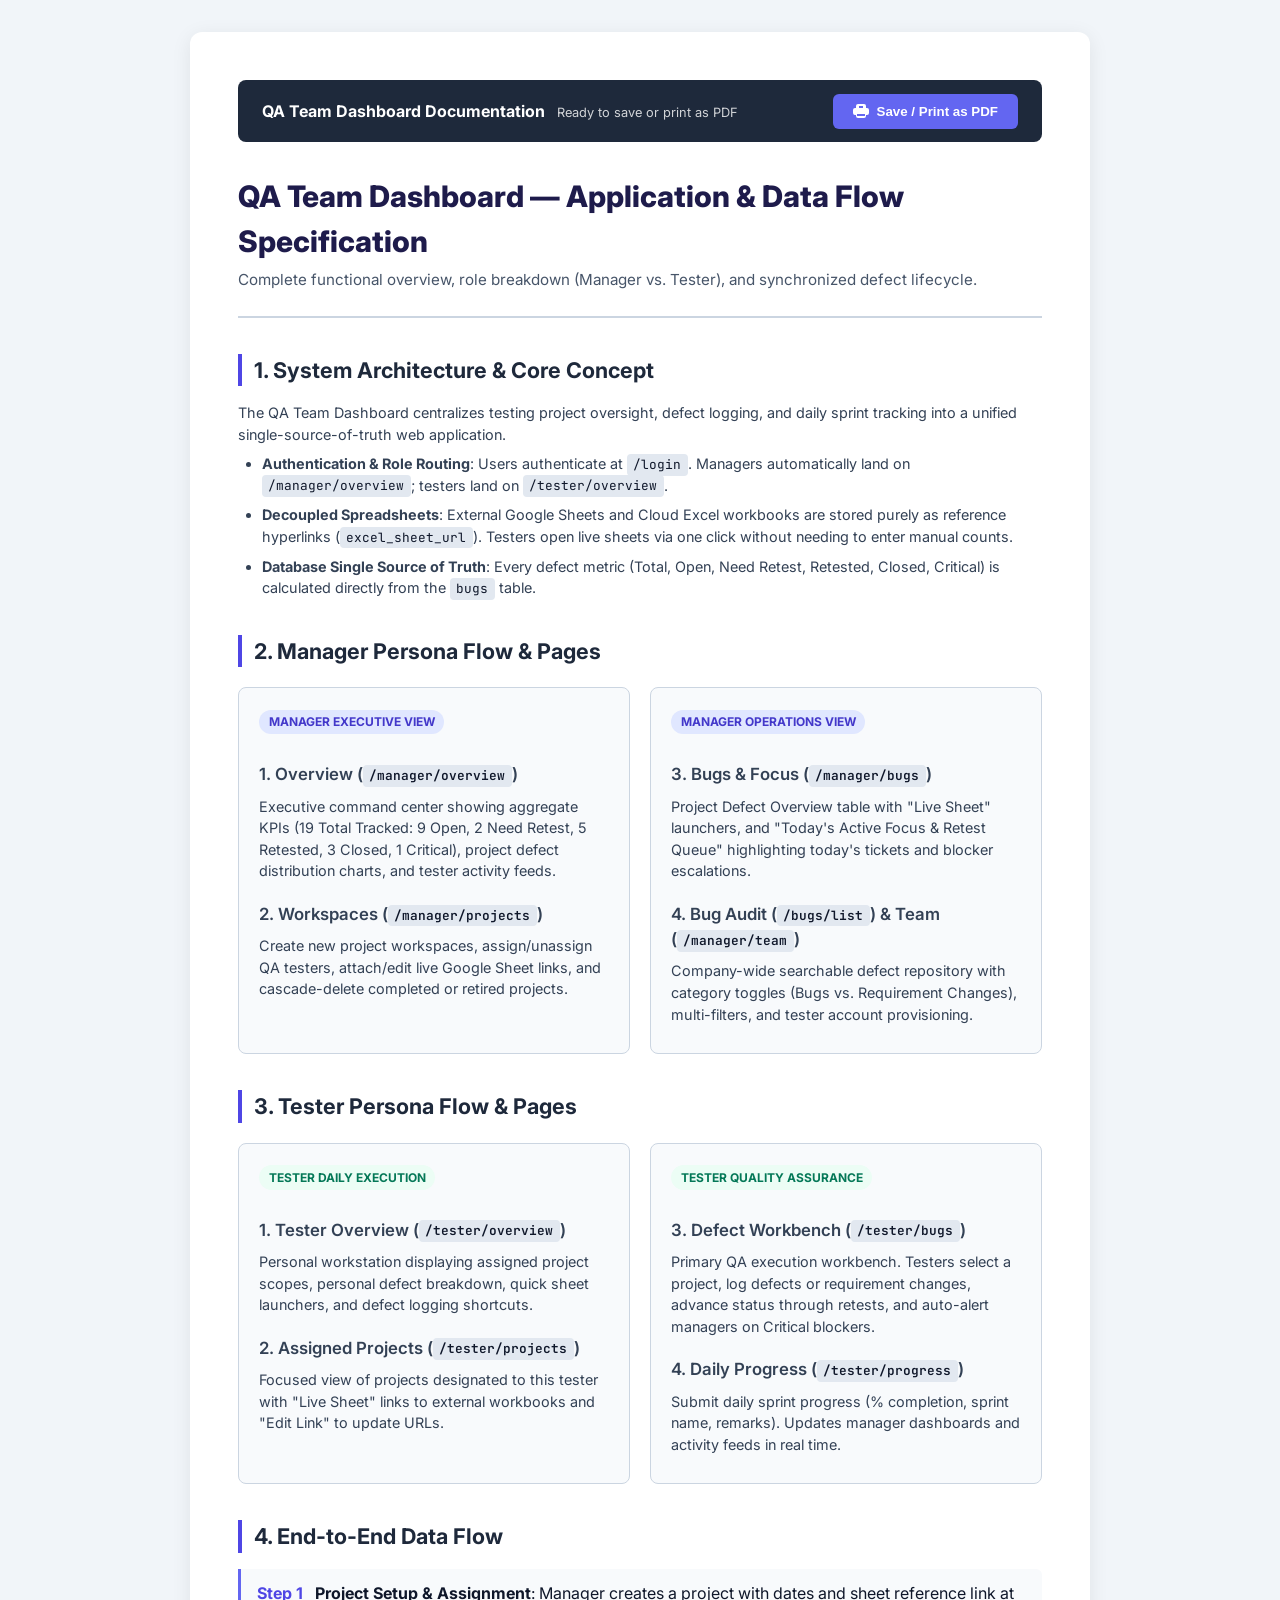
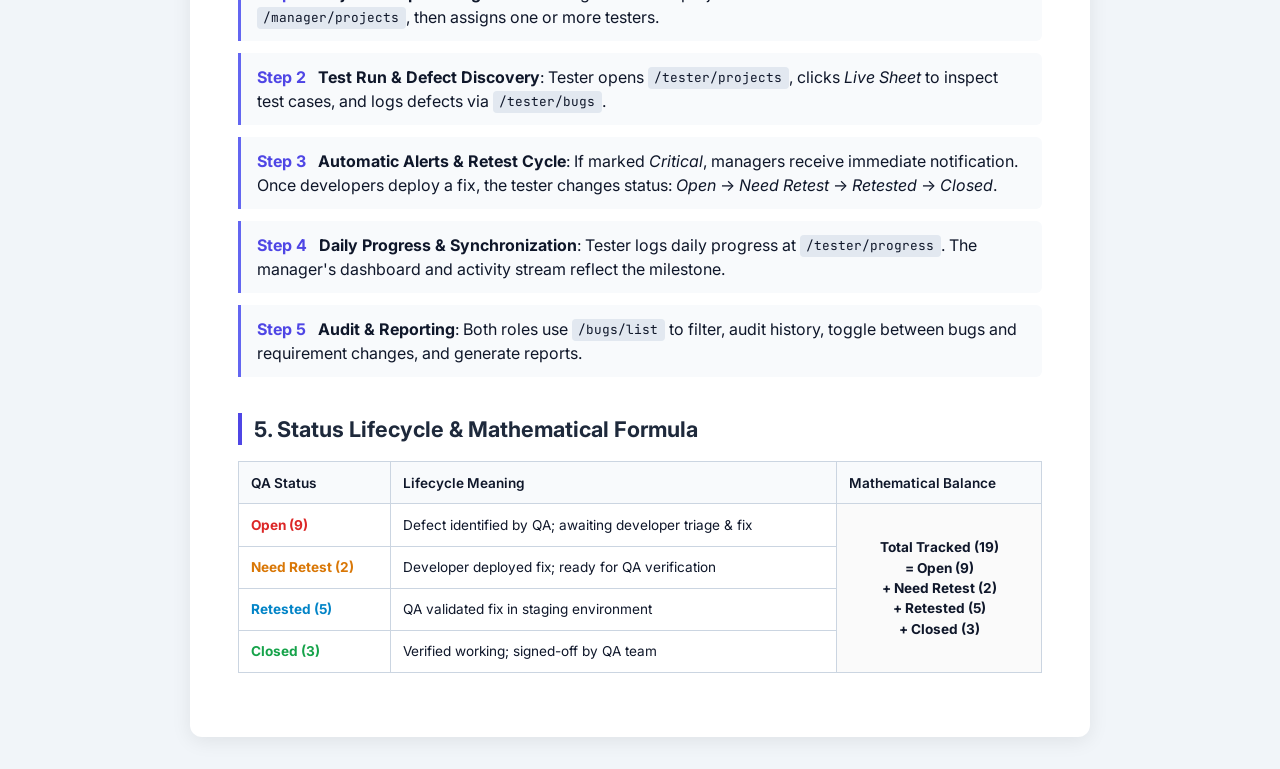
<file: QA_Team_Dashboard_Application_Flow.html>
<!DOCTYPE html>
<html lang="en">
<head>
  <meta charset="UTF-8">
  <meta name="viewport" content="width=device-width, initial-scale=1.0">
  <title>QA Team Dashboard — Application & Data Flow Specification</title>
  <style>
    @import url('https://fonts.googleapis.com/css2?family=Inter:wght@400;500;600;700;800&family=JetBrains+Mono:wght@500;700&display=swap');
    
    :root {
      --primary: #4f46e5;
      --primary-light: #e0e7ff;
      --text-main: #0f172a;
      --text-muted: #475569;
      --border: #cbd5e1;
      --bg: #ffffff;
      --surface: #f8fafc;
      --accent-danger: #dc2626;
      --accent-warning: #d97706;
      --accent-cyan: #0284c7;
      --accent-success: #16a34a;
    }

    * { box-sizing: border-box; margin: 0; padding: 0; }
    body {
      font-family: 'Inter', -apple-system, sans-serif;
      color: var(--text-main);
      background: #f1f5f9;
      line-height: 1.5;
      padding: 2rem 1rem;
    }

    .doc-container {
      max-width: 900px;
      margin: 0 auto;
      background: var(--bg);
      padding: 3rem;
      border-radius: 12px;
      box-shadow: 0 4px 20px rgba(0, 0, 0, 0.08);
    }

    .print-bar {
      display: flex;
      justify-content: space-between;
      align-items: center;
      background: #1e293b;
      color: white;
      padding: 0.85rem 1.5rem;
      border-radius: 8px;
      margin-bottom: 2rem;
    }

    .btn-print {
      background: #6366f1;
      color: white;
      border: none;
      padding: 0.6rem 1.25rem;
      border-radius: 6px;
      font-weight: 600;
      cursor: pointer;
      display: inline-flex;
      align-items: center;
      gap: 0.5rem;
    }
    .btn-print:hover { background: #4f46e5; }

    header {
      border-bottom: 2px solid var(--border);
      padding-bottom: 1.5rem;
      margin-bottom: 2rem;
    }
    h1 { font-size: 1.85rem; font-weight: 800; color: #1e1b4b; }
    .subtitle { color: var(--text-muted); font-size: 0.95rem; margin-top: 0.35rem; }

    h2 {
      font-size: 1.35rem;
      font-weight: 700;
      color: #1e293b;
      border-left: 4px solid var(--primary);
      padding-left: 0.75rem;
      margin: 2.25rem 0 1rem;
    }

    h3 { font-size: 1.05rem; font-weight: 600; color: #334155; margin: 1.25rem 0 0.5rem; }

    p, li { font-size: 0.9rem; color: #334155; margin-bottom: 0.5rem; }
    ul { padding-left: 1.5rem; margin-bottom: 1rem; }

    .role-grid {
      display: grid;
      grid-template-columns: 1fr 1fr;
      gap: 1.25rem;
      margin: 1.25rem 0;
    }
    .role-card {
      background: var(--surface);
      border: 1px solid var(--border);
      border-radius: 8px;
      padding: 1.25rem;
    }
    .role-badge {
      display: inline-block;
      padding: 0.2rem 0.6rem;
      border-radius: 9999px;
      font-size: 0.75rem;
      font-weight: 700;
      text-transform: uppercase;
      margin-bottom: 0.5rem;
    }
    .badge-mgr { background: #e0e7ff; color: #4338ca; }
    .badge-tst { background: #ecfdf5; color: #047857; }

    table {
      width: 100%;
      border-collapse: collapse;
      margin: 1rem 0;
      font-size: 0.85rem;
    }
    th, td {
      border: 1px solid var(--border);
      padding: 0.65rem 0.75rem;
      text-align: left;
    }
    th { background: #f8fafc; font-weight: 600; }

    .flow-step {
      background: #f8fafc;
      border-left: 3px solid #6366f1;
      padding: 0.75rem 1rem;
      margin-bottom: 0.75rem;
      border-radius: 0 6px 6px 0;
    }
    .step-num { font-weight: 700; color: #4f46e5; margin-right: 0.5rem; }

    .code-tag {
      font-family: 'JetBrains Mono', monospace;
      font-size: 0.8rem;
      background: #e2e8f0;
      padding: 0.15rem 0.4rem;
      border-radius: 4px;
      color: #0f172a;
    }

    @media print {
      body { background: white; padding: 0; }
      .print-bar { display: none !important; }
      .doc-container { box-shadow: none; padding: 0; max-width: 100%; }
      h2 { page-break-after: avoid; }
      .role-card, table, .flow-step { page-break-inside: avoid; }
    }
  </style>
</head>
<body>

  <div class="doc-container">
    <div class="print-bar">
      <div>
        <strong>QA Team Dashboard Documentation</strong>
        <span style="font-size: 0.8rem; opacity: 0.8; margin-left: 0.5rem;">Ready to save or print as PDF</span>
      </div>
      <button class="btn-print" onclick="window.print()">
        <svg width="16" height="16" fill="currentColor" viewBox="0 0 16 16">
          <path d="M2.5 8a.5.5 0 1 0 0-1 .5.5 0 0 0 0 1z"/>
          <path d="M5 1a2 2 0 0 0-2 2v2H2a2 2 0 0 0-2 2v3a2 2 0 0 0 2 2h1v1a2 2 0 0 0 2 2h6a2 2 0 0 0 2-2v-1h1a2 2 0 0 0 2-2V7a2 2 0 0 0-2-2h-1V3a2 2 0 0 0-2-2H5zm1 2h4v2H6V3zm6 8v2H4v-2h8z"/>
        </svg>
        Save / Print as PDF
      </button>
    </div>

    <header>
      <h1>QA Team Dashboard — Application & Data Flow Specification</h1>
      <div class="subtitle">Complete functional overview, role breakdown (Manager vs. Tester), and synchronized defect lifecycle.</div>
    </header>

    <h2>1. System Architecture & Core Concept</h2>
    <p>The QA Team Dashboard centralizes testing project oversight, defect logging, and daily sprint tracking into a unified single-source-of-truth web application.</p>
    <ul>
      <li><strong>Authentication & Role Routing</strong>: Users authenticate at <span class="code-tag">/login</span>. Managers automatically land on <span class="code-tag">/manager/overview</span>; testers land on <span class="code-tag">/tester/overview</span>.</li>
      <li><strong>Decoupled Spreadsheets</strong>: External Google Sheets and Cloud Excel workbooks are stored purely as reference hyperlinks (<span class="code-tag">excel_sheet_url</span>). Testers open live sheets via one click without needing to enter manual counts.</li>
      <li><strong>Database Single Source of Truth</strong>: Every defect metric (Total, Open, Need Retest, Retested, Closed, Critical) is calculated directly from the <span class="code-tag">bugs</span> table.</li>
    </ul>

    <h2>2. Manager Persona Flow & Pages</h2>
    <div class="role-grid">
      <div class="role-card">
        <span class="role-badge badge-mgr">Manager Executive View</span>
        <h3>1. Overview (<span class="code-tag">/manager/overview</span>)</h3>
        <p>Executive command center showing aggregate KPIs (19 Total Tracked: 9 Open, 2 Need Retest, 5 Retested, 3 Closed, 1 Critical), project defect distribution charts, and tester activity feeds.</p>
        
        <h3>2. Workspaces (<span class="code-tag">/manager/projects</span>)</h3>
        <p>Create new project workspaces, assign/unassign QA testers, attach/edit live Google Sheet links, and cascade-delete completed or retired projects.</p>
      </div>

      <div class="role-card">
        <span class="role-badge badge-mgr">Manager Operations View</span>
        <h3>3. Bugs & Focus (<span class="code-tag">/manager/bugs</span>)</h3>
        <p>Project Defect Overview table with "Live Sheet" launchers, and "Today's Active Focus & Retest Queue" highlighting today's tickets and blocker escalations.</p>

        <h3>4. Bug Audit (<span class="code-tag">/bugs/list</span>) & Team (<span class="code-tag">/manager/team</span>)</h3>
        <p>Company-wide searchable defect repository with category toggles (Bugs vs. Requirement Changes), multi-filters, and tester account provisioning.</p>
      </div>
    </div>

    <h2>3. Tester Persona Flow & Pages</h2>
    <div class="role-grid">
      <div class="role-card">
        <span class="role-badge badge-tst">Tester Daily Execution</span>
        <h3>1. Tester Overview (<span class="code-tag">/tester/overview</span>)</h3>
        <p>Personal workstation displaying assigned project scopes, personal defect breakdown, quick sheet launchers, and defect logging shortcuts.</p>

        <h3>2. Assigned Projects (<span class="code-tag">/tester/projects</span>)</h3>
        <p>Focused view of projects designated to this tester with "Live Sheet" links to external workbooks and "Edit Link" to update URLs.</p>
      </div>

      <div class="role-card">
        <span class="role-badge badge-tst">Tester Quality Assurance</span>
        <h3>3. Defect Workbench (<span class="code-tag">/tester/bugs</span>)</h3>
        <p>Primary QA execution workbench. Testers select a project, log defects or requirement changes, advance status through retests, and auto-alert managers on Critical blockers.</p>

        <h3>4. Daily Progress (<span class="code-tag">/tester/progress</span>)</h3>
        <p>Submit daily sprint progress (% completion, sprint name, remarks). Updates manager dashboards and activity feeds in real time.</p>
      </div>
    </div>

    <h2>4. End-to-End Data Flow</h2>
    <div class="flow-step">
      <span class="step-num">Step 1</span>
      <strong>Project Setup & Assignment</strong>: Manager creates a project with dates and sheet reference link at <span class="code-tag">/manager/projects</span>, then assigns one or more testers.
    </div>
    <div class="flow-step">
      <span class="step-num">Step 2</span>
      <strong>Test Run & Defect Discovery</strong>: Tester opens <span class="code-tag">/tester/projects</span>, clicks <em>Live Sheet</em> to inspect test cases, and logs defects via <span class="code-tag">/tester/bugs</span>.
    </div>
    <div class="flow-step">
      <span class="step-num">Step 3</span>
      <strong>Automatic Alerts & Retest Cycle</strong>: If marked <em>Critical</em>, managers receive immediate notification. Once developers deploy a fix, the tester changes status: <em>Open</em> &rarr; <em>Need Retest</em> &rarr; <em>Retested</em> &rarr; <em>Closed</em>.
    </div>
    <div class="flow-step">
      <span class="step-num">Step 4</span>
      <strong>Daily Progress & Synchronization</strong>: Tester logs daily progress at <span class="code-tag">/tester/progress</span>. The manager's dashboard and activity stream reflect the milestone.
    </div>
    <div class="flow-step">
      <span class="step-num">Step 5</span>
      <strong>Audit & Reporting</strong>: Both roles use <span class="code-tag">/bugs/list</span> to filter, audit history, toggle between bugs and requirement changes, and generate reports.
    </div>

    <h2>5. Status Lifecycle & Mathematical Formula</h2>
    <table>
      <thead>
        <tr>
          <th>QA Status</th>
          <th>Lifecycle Meaning</th>
          <th>Mathematical Balance</th>
        </tr>
      </thead>
      <tbody>
        <tr>
          <td><strong style="color: #dc2626;">Open (9)</strong></td>
          <td>Defect identified by QA; awaiting developer triage & fix</td>
          <td rowspan="4" style="vertical-align: middle; text-align: center; font-weight: 700; background: #fafafa;">
            Total Tracked (19)<br>
            = Open (9)<br>
            + Need Retest (2)<br>
            + Retested (5)<br>
            + Closed (3)
          </td>
        </tr>
        <tr>
          <td><strong style="color: #d97706;">Need Retest (2)</strong></td>
          <td>Developer deployed fix; ready for QA verification</td>
        </tr>
        <tr>
          <td><strong style="color: #0284c7;">Retested (5)</strong></td>
          <td>QA validated fix in staging environment</td>
        </tr>
        <tr>
          <td><strong style="color: #16a34a;">Closed (3)</strong></td>
          <td>Verified working; signed-off by QA team</td>
        </tr>
      </tbody>
    </table>
  </div>

</body>
</html>
</file>
